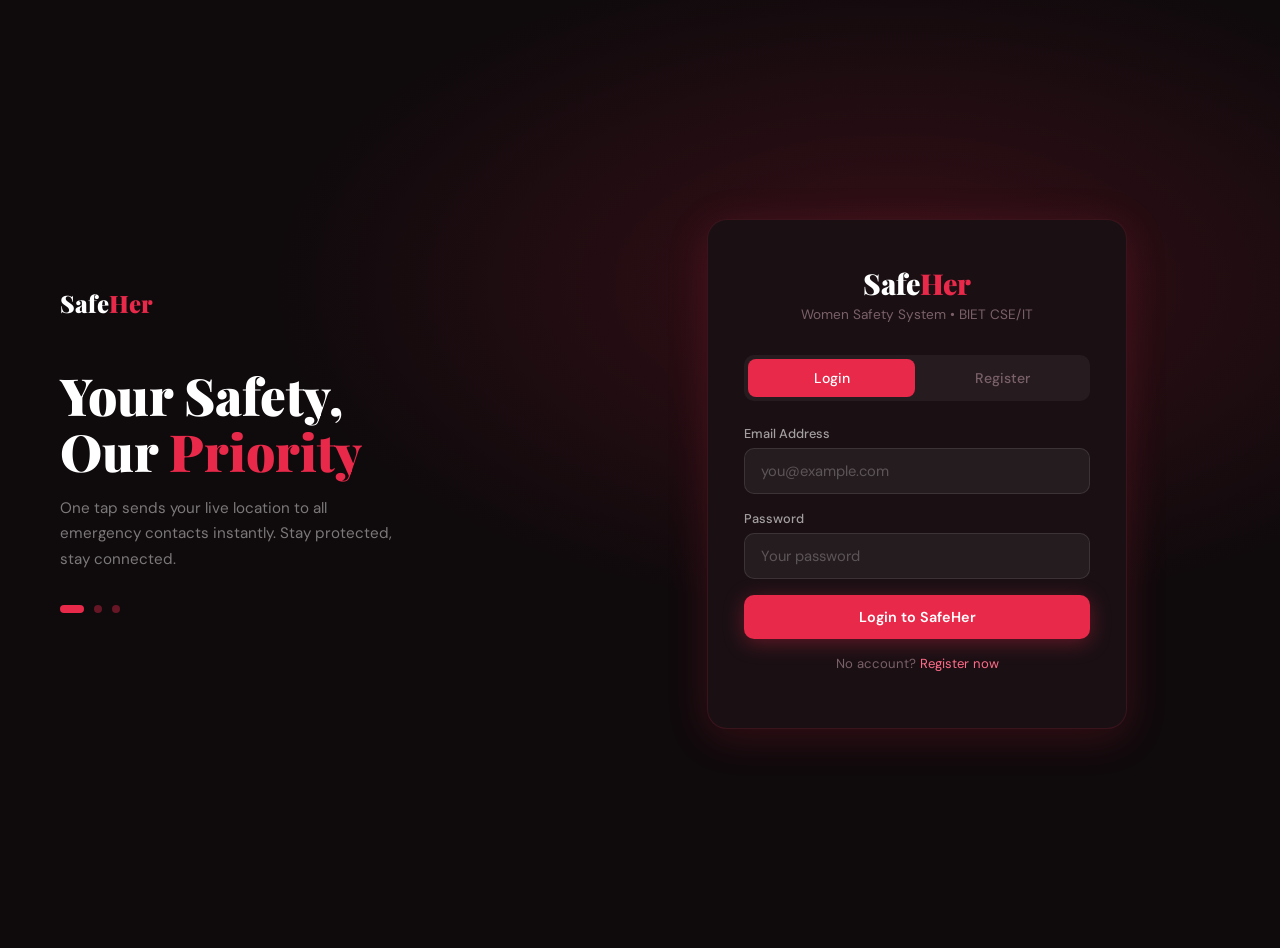
<file: src/main/resources/static/index.html>
<!DOCTYPE html>
<html lang="en">
<head>
<meta charset="UTF-8"/>
<meta name="viewport" content="width=device-width, initial-scale=1.0"/>
<title>SafeHer — Dashboard</title>
<link rel="stylesheet" href="style.css"/>
<link rel="stylesheet" href="https://cdnjs.cloudflare.com/ajax/libs/font-awesome/6.5.0/css/all.min.css"/>
<style>
  body {
    background:
      radial-gradient(ellipse 80% 50% at 60% 10%, rgba(232,41,74,.12) 0%, transparent 65%),
      var(--night);
  }
  .sos-btn {
    width: 160px; height: 160px; border-radius: 50%;
    background: radial-gradient(circle, #ff3355 0%, var(--rose-dk) 100%);
    border: none; cursor: pointer; color: var(--white);
    font-family: 'Playfair Display', serif; font-size: 2rem; font-weight: 900;
    letter-spacing: 3px;
    box-shadow: 0 0 0 20px rgba(232,41,74,.1), 0 0 0 40px rgba(232,41,74,.05);
    transition: all .2s; position: relative;
    animation: pulseRing 2.5s ease-in-out infinite;
  }
  .sos-btn:hover  { transform: scale(1.06); }
  .sos-btn:active { transform: scale(.96); }
  .sos-btn.sending { background: radial-gradient(circle,#f59e0b,#d97706); animation: none; }
  .sos-btn.sent    { background: radial-gradient(circle,#22c55e,#16a34a); animation: none; }

  .action-pills { display: flex; gap: 12px; justify-content: center; flex-wrap: wrap; margin-top: 8px; }
  .action-pill {
    display: flex; flex-direction: column; align-items: center; gap: 6px;
    padding: 14px 20px; border-radius: 14px; border: none; cursor: pointer;
    font-family: 'DM Sans', sans-serif; font-size: .78rem; font-weight: 500;
    color: var(--white); transition: all .2s; min-width: 80px;
  }
  .action-pill i { font-size: 1.2rem; }
  .pill-call  { background: rgba(34,197,94,.12);  border: 1px solid rgba(34,197,94,.2); }
  .pill-call:hover { background: rgba(34,197,94,.22); transform: translateY(-2px); }
  .pill-sms   { background: rgba(59,130,246,.12); border: 1px solid rgba(59,130,246,.2); }
  .pill-sms:hover { background: rgba(59,130,246,.22); transform: translateY(-2px); }
  .pill-wa    { background: rgba(37,211,102,.12); border: 1px solid rgba(37,211,102,.2); }
  .pill-wa:hover { background: rgba(37,211,102,.22); transform: translateY(-2px); }
  .pill-safe  { background: rgba(245,200,66,.1);  border: 1px solid rgba(245,200,66,.2); }
  .pill-safe:hover { background: rgba(245,200,66,.2); transform: translateY(-2px); }

  .stats-row { display: grid; grid-template-columns: repeat(3,1fr); gap: 14px; margin-bottom: 20px; }
  .stat-card { background: var(--card); border: 1px solid rgba(232,41,74,.1); border-radius: var(--radius); padding: 18px 16px; text-align: center; }
  .stat-num  { font-family: 'Playfair Display', serif; font-size: 1.8rem; font-weight: 900; color: var(--rose-lt); }
  .stat-lbl  { font-size: .72rem; color: var(--muted); text-transform: uppercase; letter-spacing: 1px; margin-top: 2px; }

  .location-bar { display: flex; align-items: center; gap: 10px; padding: 12px 16px; background: rgba(255,255,255,.04); border: 1px solid rgba(255,255,255,.07); border-radius: 10px; font-size: .82rem; color: rgba(255,255,255,.6); }
  .loc-dot { width: 8px; height: 8px; border-radius: 50%; background: var(--green); flex-shrink: 0; animation: blink 1.5s infinite; }

  .dash-grid { display: grid; grid-template-columns: 1fr 1fr; gap: 18px; }
  @media(max-width:640px) { .dash-grid { grid-template-columns: 1fr; } .stats-row { grid-template-columns: 1fr 1fr 1fr; } }
</style>
</head>
<body>

<nav class="nav">
  <div class="nav-logo">Safe<span>Her</span></div>
  <div class="nav-links">
    <a href="index.html"    class="nav-link active">🏠 <span>Home</span></a>
    <a href="alerts.html"   class="nav-link">🚨 <span>Alerts</span></a>
    <a href="contacts.html" class="nav-link">👥 <span>Contacts</span></a>
    <button class="btn btn-danger btn-sm" onclick="logout()">Logout</button>
  </div>
</nav>

<div class="page-wrap">

  <!-- Welcome -->
  <div style="margin-bottom:28px;animation:fadeUp .6s ease both">
    <h1 style="font-size:clamp(1.6rem,4vw,2.4rem)">Hello, <span style="color:var(--rose)" id="userName">there</span> 👋</h1>
    <p class="text-muted" style="margin-top:6px">Stay safe. Your emergency system is active.</p>
  </div>

  <!-- Stats -->
  <div class="stats-row" style="animation:fadeUp .6s .1s ease both;opacity:0;animation-fill-mode:forwards">
    <div class="stat-card"><div class="stat-num" id="statAlerts">0</div><div class="stat-lbl">SOS Alerts</div></div>
    <div class="stat-card"><div class="stat-num" id="statCheckins">0</div><div class="stat-lbl">Safe Check-ins</div></div>
    <div class="stat-card"><div class="stat-num" id="statContacts">0</div><div class="stat-lbl">Contacts</div></div>
  </div>

  <!-- SOS Card -->
  <div class="card" style="text-align:center;padding:40px 24px;animation:fadeUp .6s .2s ease both;opacity:0;animation-fill-mode:forwards">
    <div class="card-title">🚨 Emergency SOS</div>
    <div style="margin-bottom:16px">
      <button class="sos-btn" id="sosBtn" onclick="sendSOS()">SOS</button>
    </div>
    <p style="font-size:.85rem;color:var(--muted);margin-bottom:20px" id="sosStatus">
      Press to send emergency alert to all contacts
    </p>

    <div class="action-pills">
      <button class="action-pill pill-call" onclick="callContact()">
        <i class="fa fa-phone" style="color:#22c55e"></i>Call
      </button>
      <button class="action-pill pill-sms" onclick="sendSMS()">
        <i class="fa fa-message" style="color:#60a5fa"></i>SMS
      </button>
      <button class="action-pill pill-wa" onclick="sendWhatsApp()">
        <i class="fa-brands fa-whatsapp" style="color:#25D366"></i>WhatsApp
      </button>
      <button class="action-pill pill-safe" onclick="doSafeCheckin()">
        <i class="fa fa-shield-halved" style="color:#f5c842"></i>I'm Safe
      </button>
    </div>
    <p style="font-size:.75rem;color:var(--muted);margin-top:10px" id="contactHint">Loading contact info...</p>
  </div>

  <!-- Bottom grid -->
  <div class="dash-grid" style="animation:fadeUp .6s .3s ease both;opacity:0;animation-fill-mode:forwards">

    <!-- Location -->
    <div class="card">
      <div class="card-title">📍 Live Location</div>
      <div class="location-bar" id="locationBar">
        <div class="loc-dot"></div>
        <span id="locationText">Getting your location...</span>
      </div>
      <div style="margin-top:12px;text-align:center">
        <a id="mapLink" href="#" target="_blank" class="btn btn-outline btn-sm" style="border-radius:8px;font-size:.78rem;display:inline-flex">
          🗺️ Open in Maps
        </a>
      </div>
    </div>

    <!-- Quick contacts -->
    <div class="card">
      <div class="card-title">👥 Emergency Contacts</div>
      <div id="quickContacts">
        <div class="empty-state" style="padding:20px">
          <a href="contacts.html" style="color:var(--rose-lt)">Add emergency contacts →</a>
        </div>
      </div>
    </div>

    <!-- Recent activity -->
    <div class="card" style="grid-column:1/-1">
      <div class="card-title">📋 Recent Activity</div>
      <div id="recentActivity"><div class="empty-state">No activity yet. Stay safe! 💕</div></div>
    </div>

  </div>
</div>

<div class="toast" id="toast"></div>

<script>
const API      = window.location.origin;
const userId   = localStorage.getItem('userId');
const userName = localStorage.getItem('userName') || 'there';

// Redirect to login if not logged in
if (!userId) { window.location.href = 'login.html'; }

let currentLat        = null;
let currentLng        = null;
let firstContactPhone = null;

document.getElementById('userName').textContent = userName;

// Auto-get location on load
if (navigator.geolocation) {
  navigator.geolocation.getCurrentPosition(pos => {
    currentLat = pos.coords.latitude;
    currentLng = pos.coords.longitude;
    document.getElementById('locationText').textContent =
      `${currentLat.toFixed(5)}, ${currentLng.toFixed(5)}`;
    document.getElementById('mapLink').href =
      `https://maps.google.com/?q=${currentLat},${currentLng}`;
  }, () => {
    document.getElementById('locationText').textContent = 'Location access denied';
  });
}

window.onload = () => { loadContacts(); loadRecentActivity(); };

// ✅ FIX: Send requestingUserId header so backend only returns THIS user's contacts
function loadContacts() {
  fetch(API + '/api/contact/user/' + userId, {
    headers: { 'requestingUserId': userId }        // ← REQUIRED by backend
  })
    .then(r => r.ok ? r.json() : [])
    .then(data => {
      document.getElementById('statContacts').textContent = data.length;

      if (data.length > 0) {
        firstContactPhone = data[0].phone;
        document.getElementById('contactHint').textContent =
          'Call/SMS will contact: ' + data[0].name + ' (' + data[0].phone + ')';
      } else {
        document.getElementById('contactHint').textContent =
          'Add contacts to enable Call/SMS buttons';
      }

      const el = document.getElementById('quickContacts');
      if (!data.length) {
        el.innerHTML = '<div class="empty-state" style="padding:16px"><a href="contacts.html" style="color:var(--rose-lt)">Add emergency contacts →</a></div>';
        return;
      }
      el.innerHTML = data.slice(0,3).map(c => `
        <div style="display:flex;align-items:center;gap:12px;padding:10px;border-radius:9px;background:rgba(255,255,255,.03);margin-bottom:8px">
          <div style="width:36px;height:36px;border-radius:50%;background:linear-gradient(135deg,var(--rose),var(--rose-dk));display:flex;align-items:center;justify-content:center;font-weight:700;font-size:.88rem;flex-shrink:0">${c.name[0].toUpperCase()}</div>
          <div style="flex:1"><div style="font-size:.88rem;font-weight:500">${c.name}</div><div style="font-size:.76rem;color:var(--muted)">${c.phone}</div></div>
          <a href="tel:${c.phone}" style="color:var(--green);font-size:.8rem;text-decoration:none">📞</a>
        </div>`).join('');
    }).catch(() => {});
}

// ✅ FIX: Send requestingUserId header; backend enforces this user's alert only
function sendSOS() {
  if (!navigator.geolocation) { showToast('Geolocation not supported', 'err'); return; }
  const btn    = document.getElementById('sosBtn');
  const status = document.getElementById('sosStatus');
  btn.textContent = '...'; btn.classList.add('sending'); btn.disabled = true;
  status.textContent = 'Getting location...';

  navigator.geolocation.getCurrentPosition(pos => {
    const lat = pos.coords.latitude;
    const lon = pos.coords.longitude;
    currentLat = lat; currentLng = lon;
    status.textContent = 'Sending alert...';

    fetch(API + '/api/sos/alert', {
      method: 'POST',
      headers: {
        'Content-Type': 'application/json',
        'requestingUserId': userId                 // ← REQUIRED by backend
      },
      body: JSON.stringify({ userId: parseInt(userId), latitude: lat, longitude: lon })
    })
    .then(r => {
      if (r.status === 403) throw new Error('forbidden');
      return r.json();
    })
    .then(() => {
      btn.textContent = '✓'; btn.classList.remove('sending'); btn.classList.add('sent');
      status.innerHTML = '✅ SOS sent! Contacts notified.';
      showToast('🚨 SOS Alert sent! Contacts notified via SMS.', 'ok');
      loadRecentActivity();
      document.getElementById('statAlerts').textContent =
        parseInt(document.getElementById('statAlerts').textContent) + 1;
      setTimeout(() => {
        btn.textContent = 'SOS'; btn.classList.remove('sent'); btn.disabled = false;
        status.textContent = 'Press to send emergency alert to all contacts';
      }, 8000);
    })
    .catch(err => {
      btn.textContent = 'SOS'; btn.classList.remove('sending'); btn.disabled = false;
      status.textContent = 'Press to send emergency alert to all contacts';
      showToast(err.message === 'forbidden' ? '❌ Access denied. Please log in again.' : '❌ Failed to send SOS. Is the server running?', 'err');
    });
  }, () => {
    btn.textContent = 'SOS'; btn.classList.remove('sending'); btn.disabled = false;
    showToast('❌ Location access denied. Please allow location.', 'err');
  });
}

function doSafeCheckin() {
  navigator.geolocation.getCurrentPosition(pos => {
    fetch(API + '/api/checkin/safe', {
      method: 'POST', headers: { 'Content-Type': 'application/json' },
      body: JSON.stringify({
        userId:    parseInt(userId),
        latitude:  pos.coords.latitude,
        longitude: pos.coords.longitude,
        note:      'Safe check-in from app'
      })
    })
    .then(r => r.json())
    .then(() => {
      showToast('✅ Safe check-in recorded!', 'ok');
      document.getElementById('statCheckins').textContent =
        parseInt(document.getElementById('statCheckins').textContent) + 1;
      loadRecentActivity();
    })
    .catch(() => showToast('❌ Check-in failed. Is server running?', 'err'));
  }, () => {
    fetch(API + '/api/checkin/safe', {
      method: 'POST', headers: { 'Content-Type': 'application/json' },
      body: JSON.stringify({ userId: parseInt(userId), latitude: 0, longitude: 0, note: 'Safe check-in (no GPS)' })
    }).then(() => showToast('✅ Safe check-in recorded!', 'ok'));
  });
}

function callContact() {
  const phone = firstContactPhone || localStorage.getItem('userPhone');
  if (!phone) { showToast('No contacts found. Add a contact first!', 'err'); return; }
  window.location.href = 'tel:' + phone;
}

function sendSMS() {
  const phone   = firstContactPhone || localStorage.getItem('userPhone');
  const loc     = currentLat ? 'https://maps.google.com/?q='+currentLat+','+currentLng : '';
  const message = '🚨 SOS ALERT! I need help! ' + loc;
  if (!phone) { showToast('No contacts found. Add a contact first!', 'err'); return; }
  window.location.href = 'sms:' + phone + '?body=' + encodeURIComponent(message);
}

function sendWhatsApp() {
  const phone   = firstContactPhone ? '91' + firstContactPhone.replace(/\D/g,'') : '';
  const loc     = currentLat ? 'https://maps.google.com/?q='+currentLat+','+currentLng : '';
  const message = '🚨 SOS ALERT! I need immediate help! ' + loc;
  if (!phone) { showToast('No contacts found. Add a contact first!', 'err'); return; }
  window.open('https://wa.me/' + phone + '?text=' + encodeURIComponent(message));
}

// ✅ FIX: Use /api/sos/history/{userId} (user-scoped) instead of /api/sos/all
function loadRecentActivity() {
  Promise.all([
    fetch(API + '/api/sos/history/' + userId, {
      headers: { 'requestingUserId': userId }      // ← REQUIRED by backend
    }).then(r => r.ok ? r.json() : []).catch(() => []),
    fetch(API + '/api/checkin/history/' + userId).then(r => r.json()).catch(() => [])
  ]).then(([alerts, checkins]) => {
    document.getElementById('statAlerts').textContent   = alerts.length;
    document.getElementById('statCheckins').textContent = checkins.length;

    const el = document.getElementById('recentActivity');
    if (!alerts.length && !checkins.length) {
      el.innerHTML = '<div class="empty-state">No activity yet. Stay safe! 💕</div>';
      return;
    }

    const allActivity = [
      ...alerts.map(a => ({ type: 'sos', time: a.time, id: a.id, mapLink: a.mapLink })),
      ...checkins.map(c => ({ type: 'safe', time: c.checkedInAt, id: c.id, note: c.note }))
    ].sort((a, b) => new Date(b.time) - new Date(a.time)).slice(0, 6);

    el.innerHTML = '<div style="display:flex;flex-direction:column;gap:8px">' +
      allActivity.map(item => `
        <div style="display:flex;align-items:center;gap:12px;padding:11px 14px;border-radius:9px;background:rgba(255,255,255,.03);border-left:3px solid ${item.type==='sos' ? 'var(--rose)' : 'var(--green)'}">
          <div style="width:8px;height:8px;border-radius:50%;background:${item.type==='sos' ? 'var(--rose)' : 'var(--green)'};flex-shrink:0"></div>
          <div style="flex:1;font-size:.85rem;color:rgba(255,255,255,.8)">
            ${item.type === 'sos'
              ? '🚨 SOS Alert sent'
              : '✅ Safe check-in — ' + (item.note || 'All good')}
          </div>
          <div style="font-size:.75rem;color:var(--muted)">${item.time ? new Date(item.time).toLocaleString('en-IN',{dateStyle:'medium',timeStyle:'short'}) : '—'}</div>
          ${item.mapLink ? '<a href="'+item.mapLink+'" target="_blank" style="font-size:.75rem;color:var(--rose-lt);text-decoration:none">🗺️</a>' : ''}
        </div>`).join('') +
    '</div>';
  });
}

function logout() { localStorage.clear(); window.location.href = 'login.html'; }

function showToast(msg, type) {
  const t = document.getElementById('toast');
  t.textContent = msg; t.className = 'toast ' + type;
  t.classList.add('show');
  setTimeout(() => t.classList.remove('show'), 4000);
}
</script>
</body>
</html>
</file>
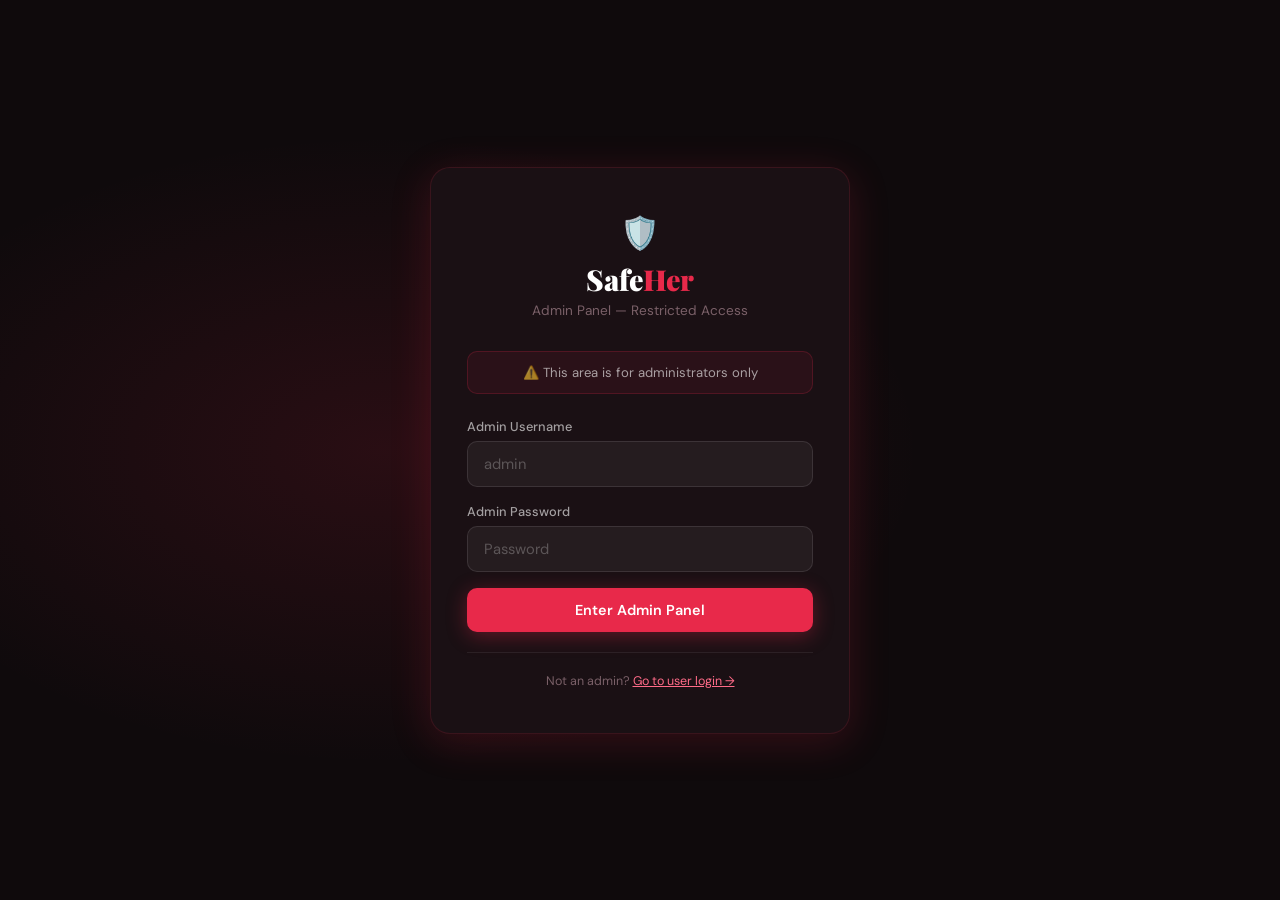
<file: src/main/resources/static/admin-login.html>
<!DOCTYPE html>
<html lang="en">
<head>
<meta charset="UTF-8"/>
<meta name="viewport" content="width=device-width, initial-scale=1.0"/>
<title>SafeHer — Admin Login</title>
<link rel="stylesheet" href="style.css"/>
<style>
  body {
    background:
      radial-gradient(ellipse 60% 50% at 30% 50%, rgba(232,41,74,.12) 0%, transparent 70%),
      var(--night);
  }
</style>
</head>
<body>

<div class="auth-wrap">
  <div class="auth-box">
    <div style="text-align:center;margin-bottom:6px;font-size:2rem">🛡️</div>
    <div class="auth-logo">Safe<span>Her</span></div>
    <p class="auth-sub">Admin Panel — Restricted Access</p>

    <div style="background:rgba(232,41,74,.08);border:1px solid rgba(232,41,74,.2);border-radius:10px;padding:12px 16px;font-size:.82rem;color:rgba(255,255,255,.6);margin-bottom:24px;text-align:center">
      ⚠️ This area is for administrators only
    </div>

    <div class="field"><label>Admin Username</label><input type="text" id="username" placeholder="admin"/></div>
    <div class="field"><label>Admin Password</label><input type="password" id="password" placeholder="Password"/></div>

    <button class="btn btn-primary" style="width:100%;justify-content:center;border-radius:10px;padding:13px" onclick="login()" id="loginBtn">
      Enter Admin Panel
    </button>

    <p id="msg" style="text-align:center;margin-top:14px;font-size:.85rem;color:var(--rose-lt)"></p>

    <div class="divider"></div>
    <p style="text-align:center;font-size:.78rem;color:var(--muted)">
      Not an admin? <a href="login.html" style="color:var(--rose-lt)">Go to user login →</a>
    </p>
  </div>
</div>

<div class="toast" id="toast"></div>

<script>
function login() {
  const user = document.getElementById('username').value.trim();
  const pass = document.getElementById('password').value;
  const btn  = document.getElementById('loginBtn');

  if (!user || !pass) { showToast('Enter username and password', 'err'); return; }

  btn.innerHTML = '<span class="spinner"></span>Verifying...'; btn.disabled = true;

  setTimeout(() => {
    if (user === 'admin' && pass === '1234') {
      localStorage.setItem('admin', 'true');
      showToast('✅ Welcome, Admin!', 'ok');
      setTimeout(() => window.location.href = 'admin.html', 700);
    } else {
      showToast('❌ Invalid credentials', 'err');
      document.getElementById('msg').textContent = 'Wrong username or password.';
      btn.innerHTML = 'Enter Admin Panel'; btn.disabled = false;
    }
  }, 800);
}

document.addEventListener('keydown', e => { if (e.key === 'Enter') login(); });

function showToast(msg, type) {
  const t = document.getElementById('toast');
  t.textContent = msg; t.className = 'toast ' + type;
  t.classList.add('show');
  setTimeout(() => t.classList.remove('show'), 3000);
}
</script>
</body>
</html>
</file>
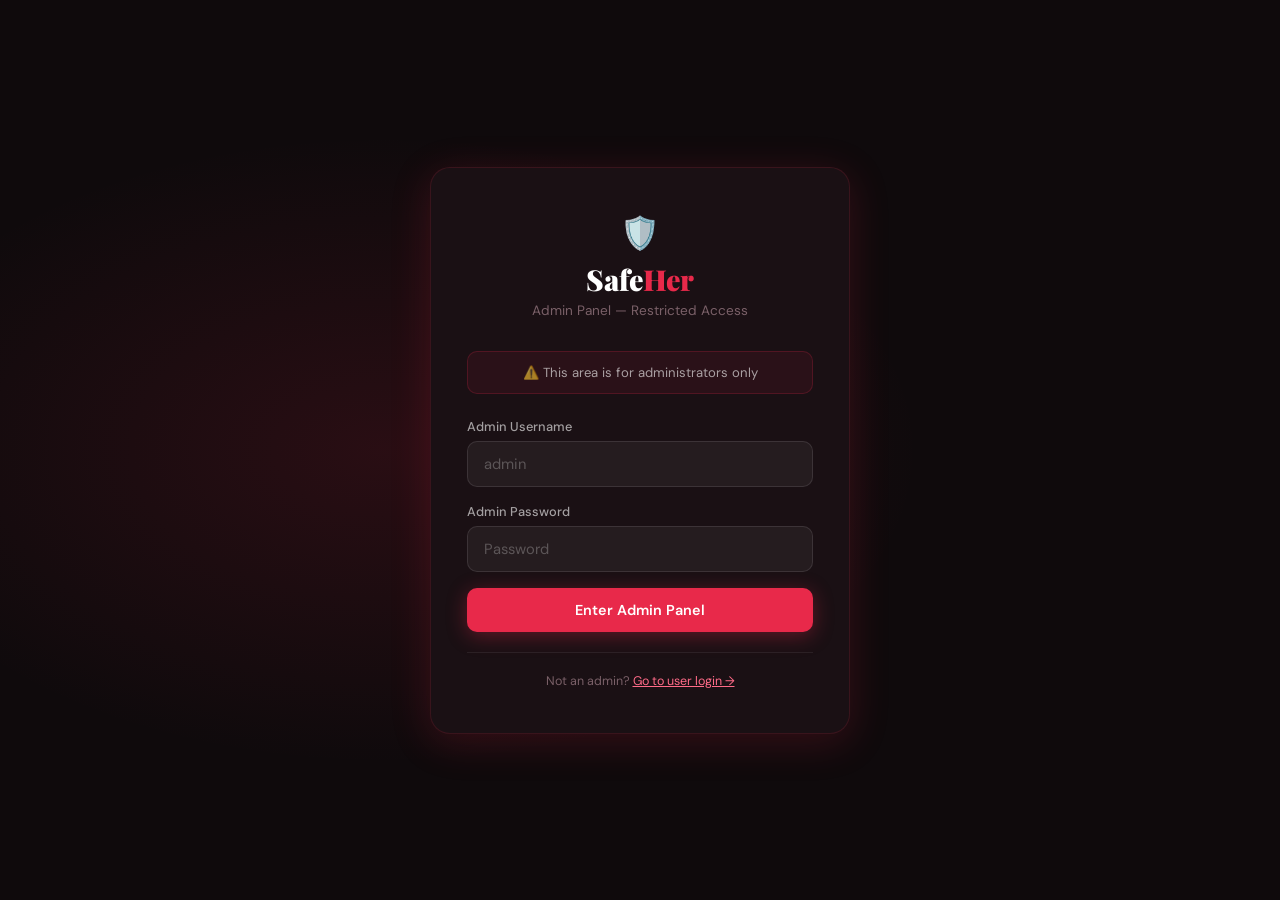
<file: src/main/resources/static/admin.html>
<!DOCTYPE html>
<html lang="en">
<head>
<meta charset="UTF-8"/>
<meta name="viewport" content="width=device-width, initial-scale=1.0"/>
<title>SafeHer — Admin Dashboard</title>
<link rel="stylesheet" href="style.css"/>
<style>
  body { background: var(--night); }

  .admin-nav {
    position: fixed; top: 0; left: 0; width: 100%; z-index: 100;
    display: flex; align-items: center; justify-content: space-between;
    padding: 16px 32px;
    background: rgba(15,10,12,.92); backdrop-filter: blur(16px);
    border-bottom: 1px solid rgba(232,41,74,.15);
  }
  .admin-badge {
    font-size: .7rem; padding: 2px 10px; border-radius: 999px;
    background: rgba(232,41,74,.15); color: var(--rose-lt);
    border: 1px solid rgba(232,41,74,.25); margin-left: 10px;
  }

  .tab-bar { display: flex; gap: 6px; margin-bottom: 24px; flex-wrap: wrap; }
  .tab-btn {
    padding: 10px 20px; border-radius: 999px; border: none; cursor: pointer;
    font-family: 'DM Sans', sans-serif; font-size: .85rem; font-weight: 500;
    background: rgba(255,255,255,.06); color: rgba(255,255,255,.55);
    transition: all .2s;
  }
  .tab-btn:hover { background: rgba(232,41,74,.12); color: var(--white); }
  .tab-btn.active { background: var(--rose); color: var(--white); }

  .panel { display: none; animation: fadeUp .4s ease; }
  .panel.active { display: block; }

  .admin-stats { display: grid; grid-template-columns: repeat(3,1fr); gap: 14px; margin-bottom: 24px; }
  .admin-stat { background: var(--card); border: 1px solid rgba(232,41,74,.1); border-radius: var(--radius); padding: 20px; display: flex; align-items: center; gap: 16px; }
  .admin-stat-icon { width: 44px; height: 44px; border-radius: 12px; background: rgba(232,41,74,.12); display: flex; align-items: center; justify-content: center; font-size: 1.3rem; flex-shrink: 0; }
  .admin-stat-num { font-family: 'Playfair Display', serif; font-size: 1.6rem; font-weight: 900; color: var(--rose-lt); line-height: 1; }
  .admin-stat-lbl { font-size: .75rem; color: var(--muted); margin-top: 2px; }

  @media(max-width:640px) { .admin-stats { grid-template-columns: 1fr 1fr; } }
</style>
</head>
<body>

<!-- Admin Nav -->
<nav class="admin-nav">
  <div style="display:flex;align-items:center">
    <div class="nav-logo">Safe<span>Her</span></div>
    <span class="admin-badge">ADMIN</span>
  </div>
  <div style="display:flex;align-items:center;gap:10px">
    <span style="font-size:.82rem;color:var(--muted)">Logged in as Admin</span>
    <button class="btn btn-danger btn-sm" onclick="logout()">Logout</button>
  </div>
</nav>

<div class="page-wrap">

  <div style="margin-bottom:28px;animation:fadeUp .6s ease both">
    <h1 style="font-size:clamp(1.5rem,3vw,2.2rem)">Admin <span style="color:var(--rose)">Dashboard</span></h1>
    <p class="text-muted" style="margin-top:4px">Monitor all users, alerts and contacts</p>
  </div>

  <!-- Stats -->
  <div class="admin-stats" style="animation:fadeUp .6s .1s ease both;opacity:0;animation-fill-mode:forwards">
    <div class="admin-stat">
      <div class="admin-stat-icon">👤</div>
      <div><div class="admin-stat-num" id="totalUsers">—</div><div class="admin-stat-lbl">Total Users</div></div>
    </div>
    <div class="admin-stat">
      <div class="admin-stat-icon">🚨</div>
      <div><div class="admin-stat-num" id="totalAlerts">—</div><div class="admin-stat-lbl">SOS Alerts</div></div>
    </div>
    <div class="admin-stat">
      <div class="admin-stat-icon">👥</div>
      <div><div class="admin-stat-num" id="totalContacts">—</div><div class="admin-stat-lbl">Contacts</div></div>
    </div>
  </div>

  <!-- Tab bar -->
  <div class="tab-bar" style="animation:fadeUp .6s .2s ease both;opacity:0;animation-fill-mode:forwards">
    <button class="tab-btn active" onclick="showTab('users', event)">👤 Users</button>
    <button class="tab-btn" onclick="showTab('alerts', event)">🚨 SOS Alerts</button>
    <button class="tab-btn" onclick="showTab('contacts', event)">👥 Contacts</button>
  </div>

  <!-- USERS Panel -->
  <div class="panel active" id="panel-users">
    <div class="card">
      <div style="display:flex;align-items:center;justify-content:space-between;margin-bottom:16px">
        <div class="card-title" style="margin:0">Registered Users</div>
        <button class="btn btn-outline btn-sm" style="border-radius:8px" onclick="loadUsers()">🔄 Refresh</button>
      </div>
      <div id="usersTable"><div class="empty-state">Click Refresh to load users</div></div>
    </div>
  </div>

  <!-- ALERTS Panel -->
  <div class="panel" id="panel-alerts">
    <div class="card">
      <div style="display:flex;align-items:center;justify-content:space-between;margin-bottom:16px">
        <div class="card-title" style="margin:0">All SOS Alerts</div>
        <button class="btn btn-outline btn-sm" style="border-radius:8px" onclick="loadAlerts()">🔄 Refresh</button>
      </div>
      <div id="alertsTable"><div class="empty-state">Click Refresh to load alerts</div></div>
    </div>
  </div>

  <!-- CONTACTS Panel -->
  <div class="panel" id="panel-contacts">
    <div class="card">
      <div style="display:flex;align-items:center;justify-content:space-between;margin-bottom:16px">
        <div class="card-title" style="margin:0">All Emergency Contacts</div>
        <button class="btn btn-outline btn-sm" style="border-radius:8px" onclick="loadContacts()">🔄 Refresh</button>
      </div>
      <div id="contactsTable"><div class="empty-state">Click Refresh to load contacts</div></div>
    </div>
  </div>

</div>

<div class="toast" id="toast"></div>

<script>
const API       = window.location.origin;
const ADMIN_KEY = 'safeher@admin2026';

// Auth guard
if (localStorage.getItem('admin') !== 'true') {
  window.location.href = 'admin-login.html';
}

window.onload = () => { loadUsers(); loadAlerts(); loadContacts(); };

function showTab(name, event) {
  document.querySelectorAll('.panel').forEach(p => p.classList.remove('active'));
  document.querySelectorAll('.tab-btn').forEach(b => b.classList.remove('active'));
  document.getElementById('panel-' + name).classList.add('active');
  if (event) event.target.classList.add('active');
}

// ── Users ─────────────────────────────────────────────────────
function loadUsers() {
  document.getElementById('usersTable').innerHTML = '<div class="empty-state"><span class="spinner"></span>Loading...</div>';
  fetch(API + '/api/admin/users', { headers: { 'adminKey': ADMIN_KEY } })
    .then(r => r.json())
    .then(data => {
      document.getElementById('totalUsers').textContent = data.length;
      if (!data.length) { document.getElementById('usersTable').innerHTML = '<div class="empty-state">No users registered yet</div>'; return; }
      document.getElementById('usersTable').innerHTML =
        '<table class="tbl"><thead><tr><th>ID</th><th>Name</th><th>Email</th><th>Phone</th></tr></thead><tbody>' +
        data.map(u => `<tr>
          <td><span class="badge badge-muted">#${u.id}</span></td>
          <td>
            <div style="display:flex;align-items:center;gap:10px">
              <div style="width:32px;height:32px;border-radius:50%;background:linear-gradient(135deg,var(--rose),var(--rose-dk));display:flex;align-items:center;justify-content:center;font-weight:700;font-size:.8rem;flex-shrink:0">${u.name ? u.name[0].toUpperCase() : '?'}</div>
              <span>${u.name || '—'}</span>
            </div>
          </td>
          <td class="text-muted">${u.email || '—'}</td>
          <td>${u.phone ? '<a href="tel:'+u.phone+'" style="color:var(--green);text-decoration:none">'+u.phone+'</a>' : '—'}</td>
        </tr>`).join('') + '</tbody></table>';
    })
    .catch(() => { document.getElementById('usersTable').innerHTML = '<div class="empty-state">Cannot connect to server</div>'; });
}

// ── Alerts ────────────────────────────────────────────────────
function loadAlerts() {
  document.getElementById('alertsTable').innerHTML = '<div class="empty-state"><span class="spinner"></span>Loading...</div>';
  fetch(API + '/api/admin/alerts', { headers: { 'adminKey': ADMIN_KEY } })
    .then(r => r.json())
    .then(data => {
      document.getElementById('totalAlerts').textContent = data.length;
      if (!data.length) { document.getElementById('alertsTable').innerHTML = '<div class="empty-state">No SOS alerts yet</div>'; return; }
      document.getElementById('alertsTable').innerHTML =
        '<table class="tbl"><thead><tr><th>#</th><th>User</th><th>Latitude</th><th>Longitude</th><th>Danger</th><th>Time</th><th>Map</th></tr></thead><tbody>' +
        [...data].reverse().map(a => `<tr>
          <td><span class="badge badge-rose">#${a.id}</span></td>
          <td><span class="badge badge-muted">User ${a.userId}</span></td>
          <td style="font-family:monospace;font-size:.82rem">${parseFloat(a.latitude).toFixed(5)}</td>
          <td style="font-family:monospace;font-size:.82rem">${parseFloat(a.longitude).toFixed(5)}</td>
          <td>${a.dangerLevel ? '<span class="badge badge-rose">'+a.dangerLevel+'</span>' : '<span class="badge badge-muted">—</span>'}</td>
          <td class="text-muted" style="font-size:.78rem">${a.time ? new Date(a.time).toLocaleString('en-IN',{dateStyle:'medium',timeStyle:'short'}) : '—'}</td>
          <td>${a.mapLink ? '<a href="'+a.mapLink+'" target="_blank" class="btn btn-outline btn-sm" style="border-radius:6px;font-size:.72rem">🗺️ View</a>' : '—'}</td>
        </tr>`).join('') + '</tbody></table>';
    })
    .catch(() => { document.getElementById('alertsTable').innerHTML = '<div class="empty-state">Cannot connect to server</div>'; });
}

// ── Contacts ──────────────────────────────────────────────────
function loadContacts() {
  document.getElementById('contactsTable').innerHTML = '<div class="empty-state"><span class="spinner"></span>Loading...</div>';
  fetch(API + '/api/admin/contacts', { headers: { 'adminKey': ADMIN_KEY } })
    .then(r => r.json())
    .then(data => {
      document.getElementById('totalContacts').textContent = data.length;
      if (!data.length) { document.getElementById('contactsTable').innerHTML = '<div class="empty-state">No contacts yet</div>'; return; }
      document.getElementById('contactsTable').innerHTML =
        '<table class="tbl"><thead><tr><th>ID</th><th>User</th><th>Name</th><th>Phone</th><th>Action</th></tr></thead><tbody>' +
        data.map(c => `<tr>
          <td><span class="badge badge-muted">#${c.id}</span></td>
          <td><span class="badge badge-muted">User ${c.userId}</span></td>
          <td>
            <div style="display:flex;align-items:center;gap:8px">
              <div style="width:28px;height:28px;border-radius:50%;background:linear-gradient(135deg,var(--rose),var(--rose-dk));display:flex;align-items:center;justify-content:center;font-weight:700;font-size:.75rem;flex-shrink:0">${c.name[0].toUpperCase()}</div>
              ${c.name}
            </div>
          </td>
          <td><a href="tel:${c.phone}" style="color:var(--green);text-decoration:none">${c.phone}</a></td>
          <td><button class="btn btn-danger btn-sm" style="border-radius:6px" onclick="deleteContact(${c.id})">🗑 Delete</button></td>
        </tr>`).join('') + '</tbody></table>';
    })
    .catch(() => { document.getElementById('contactsTable').innerHTML = '<div class="empty-state">Cannot connect to server</div>'; });
}

// ✅ FIX: Admin delete must pass requestingUserId as the contact's own userId
// Since admin doesn't have a regular userId, we use a dedicated admin endpoint
// via the AdminController which is protected by adminKey only.
// We delete via the same /api/contact/delete/{id} but pass the contact's userId
// from the table — OR better: add an admin delete route. Here we fetch the
// contact first (we already have it from the table render) so we inline the
// userId from the data we already loaded.
function deleteContact(id) {
  if (!confirm('Delete this contact?')) return;
  // ✅ FIX: Admin deletes by first fetching the contact's userId from admin/contacts
  // then passing it as requestingUserId, OR we add a dedicated admin delete endpoint.
  // Cleanest solution: pass the adminKey as a special override in a custom header.
  // The backend AdminController handles /api/admin/contact/delete/{id} with adminKey.
  fetch(API + '/api/admin/contact/delete/' + id, {
    method: 'DELETE',
    headers: { 'adminKey': ADMIN_KEY }             // ← Admin-only delete route
  })
  .then(r => {
    if (!r.ok) throw new Error('failed');
    showToast('Contact deleted', 'ok');
    loadContacts();
  })
  .catch(() => showToast('❌ Failed to delete', 'err'));
}

function logout() { localStorage.removeItem('admin'); window.location.href = 'admin-login.html'; }

function showToast(msg, type) {
  const t = document.getElementById('toast');
  t.textContent = msg; t.className = 'toast ' + type;
  t.classList.add('show');
  setTimeout(() => t.classList.remove('show'), 3000);
}
</script>
</body>
</html>
</file>
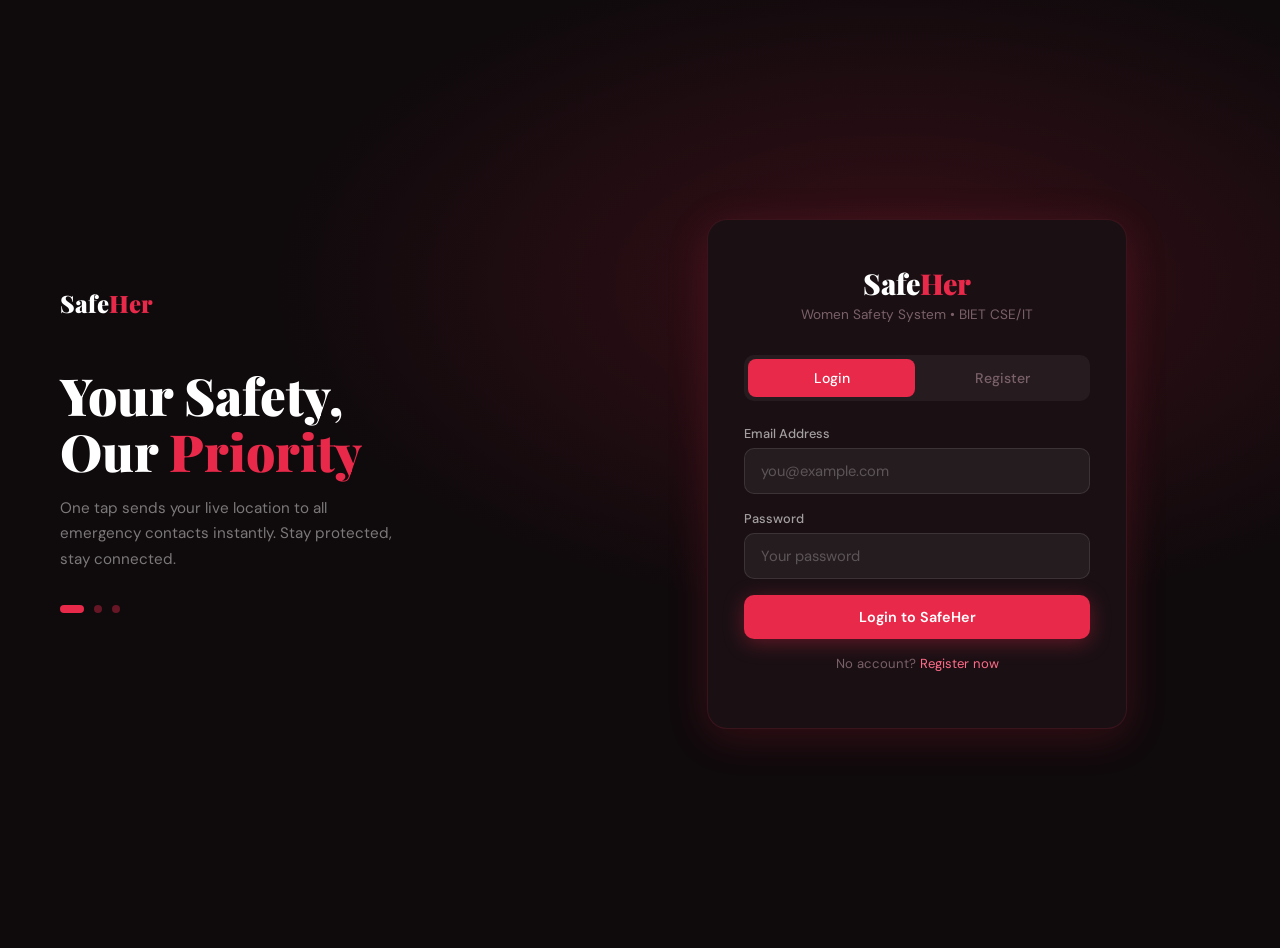
<file: src/main/resources/static/alerts.html>
<!DOCTYPE html>
<html lang="en">
<head>
<meta charset="UTF-8"/>
<meta name="viewport" content="width=device-width, initial-scale=1.0"/>
<title>SafeHer — Alerts</title>
<link rel="stylesheet" href="style.css"/>
</head>
<body>

<nav class="nav">
  <div class="nav-logo">Safe<span>Her</span></div>
  <div class="nav-links">
    <a href="index.html"    class="nav-link">🏠 <span>Home</span></a>
    <a href="alerts.html"   class="nav-link active">🚨 <span>Alerts</span></a>
    <a href="contacts.html" class="nav-link">👥 <span>Contacts</span></a>
    <button class="btn btn-danger btn-sm" onclick="logout()">Logout</button>
  </div>
</nav>

<div class="page-wrap">

  <!-- Header -->
  <div style="display:flex;align-items:center;justify-content:space-between;margin-bottom:28px;flex-wrap:wrap;gap:12px;animation:fadeUp .6s ease both">
    <div>
      <h1 style="font-size:clamp(1.5rem,3vw,2.2rem)">SOS <span style="color:var(--rose)">Alert History</span></h1>
      <p class="text-muted" style="margin-top:4px">All emergency alerts sent from your account</p>
    </div>
    <button class="btn btn-primary" onclick="sendQuickSOS()">🚨 Quick SOS</button>
  </div>

  <!-- Stats row -->
  <div style="display:grid;grid-template-columns:repeat(3,1fr);gap:14px;margin-bottom:20px;animation:fadeUp .6s .1s ease both;opacity:0;animation-fill-mode:forwards">
    <div class="card" style="text-align:center;padding:20px 12px">
      <div style="font-family:'Playfair Display',serif;font-size:1.8rem;font-weight:900;color:var(--rose-lt)" id="totalAlerts">—</div>
      <div style="font-size:.72rem;color:var(--muted);text-transform:uppercase;letter-spacing:1px;margin-top:2px">Total Alerts</div>
    </div>
    <div class="card" style="text-align:center;padding:20px 12px">
      <div style="font-family:'Playfair Display',serif;font-size:1.8rem;font-weight:900;color:var(--green)" id="lastAlert">—</div>
      <div style="font-size:.72rem;color:var(--muted);text-transform:uppercase;letter-spacing:1px;margin-top:2px">Last Alert</div>
    </div>
    <div class="card" style="text-align:center;padding:20px 12px">
      <div style="font-family:'Playfair Display',serif;font-size:1.8rem;font-weight:900;color:var(--gold)">SMS</div>
      <div style="font-size:.72rem;color:var(--muted);text-transform:uppercase;letter-spacing:1px;margin-top:2px">Notified Via</div>
    </div>
  </div>

  <!-- Map iframe (shows when map is clicked) -->
  <div id="mapSection" style="display:none;margin-bottom:20px;animation:fadeUp .3s ease both">
    <div class="card" style="padding:0;overflow:hidden">
      <div style="display:flex;align-items:center;justify-content:space-between;padding:14px 18px;border-bottom:1px solid rgba(255,255,255,.06)">
        <span style="font-size:.8rem;font-weight:500">📍 Alert Location</span>
        <button onclick="closeMap()" class="btn btn-danger btn-sm" style="border-radius:8px;padding:5px 12px;font-size:.75rem">✕ Close</button>
      </div>
      <iframe id="mapFrame" width="100%" height="280" style="border:0;display:block" loading="lazy"></iframe>
    </div>
  </div>

  <!-- Alerts table -->
  <div class="card" style="animation:fadeUp .6s .2s ease both;opacity:0;animation-fill-mode:forwards">
    <div class="card-title">🚨 Your Alerts (<span id="alertCount">0</span>)</div>
    <div id="alertsContainer"><div class="empty-state">Loading alerts...</div></div>
  </div>

</div>

<div class="toast" id="toast"></div>

<script>
const API    = window.location.origin;
const userId = localStorage.getItem('userId');

// Redirect to login if not logged in
if (!userId) { window.location.href = 'login.html'; }

window.onload = loadAlerts;

// ✅ FIX: Use /api/sos/history/{userId} (user-scoped) instead of /api/sos/all
// Also send requestingUserId header so backend can verify identity
function loadAlerts() {
  fetch(API + '/api/sos/history/' + userId, {
    headers: { 'requestingUserId': userId }        // ← REQUIRED by backend
  })
    .then(r => {
      if (r.status === 403) throw new Error('forbidden');
      return r.json();
    })
    .then(data => {
      document.getElementById('alertCount').textContent  = data.length;
      document.getElementById('totalAlerts').textContent = data.length;

      if (data.length > 0) {
        const last = data[data.length - 1];
        const t    = last.time ? new Date(last.time) : null;
        document.getElementById('lastAlert').textContent = t
          ? t.toLocaleDateString('en-IN', { day:'2-digit', month:'short' })
          : 'N/A';
      }

      const el = document.getElementById('alertsContainer');
      if (!data.length) {
        el.innerHTML = '<div class="empty-state">No alerts yet. Stay safe! 💕</div>';
        return;
      }

      el.innerHTML = '<table class="tbl"><thead><tr><th>#</th><th>Latitude</th><th>Longitude</th><th>Danger</th><th>Time</th><th>Action</th></tr></thead><tbody>' +
        [...data].reverse().map(a => `
          <tr>
            <td><span class="badge badge-rose">#${a.id}</span></td>
            <td style="font-family:monospace;font-size:.82rem">${parseFloat(a.latitude).toFixed(6)}</td>
            <td style="font-family:monospace;font-size:.82rem">${parseFloat(a.longitude).toFixed(6)}</td>
            <td>${a.dangerLevel ? '<span class="badge badge-rose">'+a.dangerLevel+'</span>' : '<span class="badge badge-muted">N/A</span>'}</td>
            <td class="text-muted" style="font-size:.8rem">${a.time ? new Date(a.time).toLocaleString('en-IN',{dateStyle:'medium',timeStyle:'short'}) : '—'}</td>
            <td>${a.mapLink
              ? `<button class="btn btn-outline btn-sm" style="border-radius:8px;font-size:.75rem" onclick="showMap('${a.mapLink}')">🗺️ Map</button>`
              : '—'}</td>
          </tr>
        `).join('') + '</tbody></table>';
    })
    .catch(err => {
      const msg = err.message === 'forbidden'
        ? 'Access denied. Please log in again.'
        : 'Cannot connect to server. Make sure Spring Boot is running.';
      document.getElementById('alertsContainer').innerHTML =
        `<div class="empty-state">${msg}</div>`;
    });
}

function showMap(link) {
  if (!link) return;
  const coords    = link.split('?q=')[1];
  const embedLink = 'https://maps.google.com/maps?q=' + coords + '&output=embed';
  document.getElementById('mapFrame').src = embedLink;
  document.getElementById('mapSection').style.display = 'block';
  document.getElementById('mapSection').scrollIntoView({ behavior: 'smooth' });
}
function closeMap() {
  document.getElementById('mapSection').style.display = 'none';
  document.getElementById('mapFrame').src = '';
}

// ✅ FIX: Quick SOS now sends requestingUserId header
function sendQuickSOS() {
  if (!navigator.geolocation) { showToast('Geolocation not supported', 'err'); return; }
  showToast('📍 Getting location...', 'ok');
  navigator.geolocation.getCurrentPosition(pos => {
    fetch(API + '/api/sos/alert', {
      method: 'POST',
      headers: {
        'Content-Type': 'application/json',
        'requestingUserId': userId                 // ← REQUIRED by backend
      },
      body: JSON.stringify({
        userId:    parseInt(userId),
        latitude:  pos.coords.latitude,
        longitude: pos.coords.longitude
      })
    })
    .then(r => {
      if (r.status === 403) throw new Error('forbidden');
      return r.json();
    })
    .then(() => { showToast('🚨 SOS sent!', 'ok'); loadAlerts(); })
    .catch(err => showToast(err.message === 'forbidden' ? '❌ Access denied' : '❌ SOS failed', 'err'));
  }, () => showToast('❌ Location access denied', 'err'));
}

function logout() { localStorage.clear(); window.location.href = 'login.html'; }

function showToast(msg, type) {
  const t = document.getElementById('toast');
  t.textContent = msg; t.className = 'toast ' + type;
  t.classList.add('show');
  setTimeout(() => t.classList.remove('show'), 3500);
}
</script>
</body>
</html>
</file>
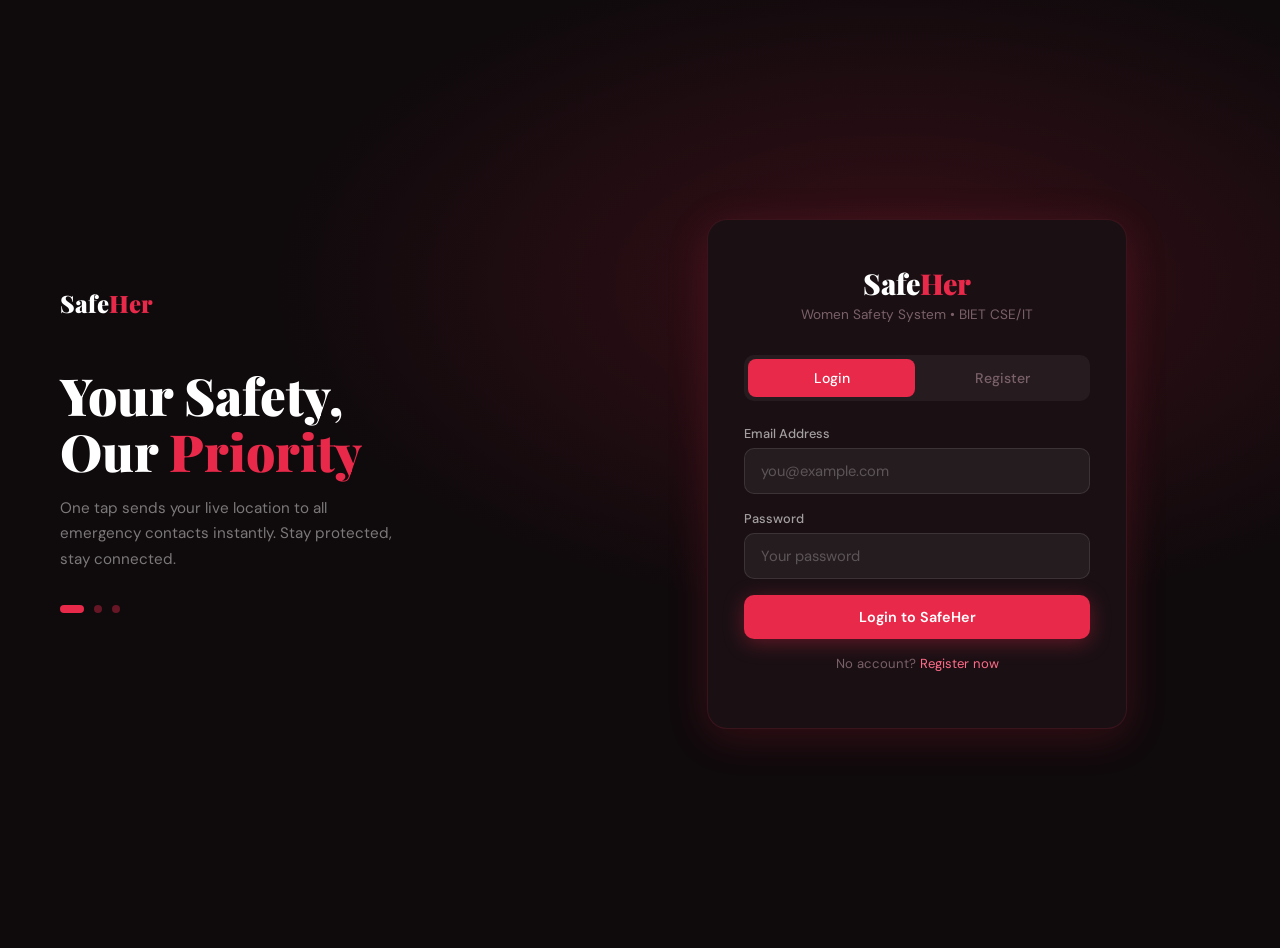
<file: src/main/resources/static/contacts.html>
<!DOCTYPE html>
<html lang="en">
<head>
<meta charset="UTF-8"/>
<meta name="viewport" content="width=device-width, initial-scale=1.0"/>
<title>SafeHer — Contacts</title>
<link rel="stylesheet" href="style.css"/>
</head>
<body>

<nav class="nav">
  <div class="nav-logo">Safe<span>Her</span></div>
  <div class="nav-links">
    <a href="index.html"    class="nav-link">🏠 <span>Home</span></a>
    <a href="alerts.html"   class="nav-link">🚨 <span>Alerts</span></a>
    <a href="contacts.html" class="nav-link active">👥 <span>Contacts</span></a>
    <button class="btn btn-danger btn-sm" onclick="logout()">Logout</button>
  </div>
</nav>

<div class="page-wrap">

  <div style="display:flex;align-items:center;justify-content:space-between;margin-bottom:28px;flex-wrap:wrap;gap:12px;animation:fadeUp .6s ease both">
    <div>
      <h1 style="font-size:clamp(1.5rem,3vw,2.2rem)">Emergency <span style="color:var(--rose)">Contacts</span></h1>
      <p class="text-muted" style="margin-top:4px">These people will be notified when you press SOS</p>
    </div>
    <button class="btn btn-primary" onclick="showAddModal()">+ Add Contact</button>
  </div>

  <div class="card" style="animation:fadeUp .6s .1s ease both;opacity:0;animation-fill-mode:forwards">
    <div class="card-title">👥 Your Contacts (<span id="contactCount">0</span>)</div>
    <div id="contactsList">
      <div class="empty-state">Loading contacts...</div>
    </div>
  </div>

</div>

<!-- Add Contact Modal -->
<div id="modal" style="display:none;position:fixed;inset:0;background:rgba(0,0,0,.65);z-index:200;align-items:center;justify-content:center;padding:24px">
  <div style="background:var(--card);border:1px solid rgba(232,41,74,.2);border-radius:20px;padding:36px;max-width:400px;width:100%">
    <h2 style="font-size:1.4rem;margin-bottom:24px">➕ Add Emergency Contact</h2>
    <div class="field"><label>Contact Name</label><input type="text" id="newName" placeholder="e.g. Mom"/></div>
    <div class="field"><label>Phone Number</label><input type="tel" id="newPhone" placeholder="+91 XXXXX XXXXX"/></div>
    <div style="display:flex;gap:10px;margin-top:8px">
      <button class="btn btn-outline" onclick="closeModal()" style="flex:1;justify-content:center;border-radius:10px">Cancel</button>
      <button class="btn btn-primary" onclick="addContact()" style="flex:1;justify-content:center;border-radius:10px" id="addBtn">Add Contact</button>
    </div>
  </div>
</div>

<div class="toast" id="toast"></div>

<script>
const API    = window.location.origin;
const userId = localStorage.getItem('userId');

// If not logged in, redirect to login
if (!userId) { window.location.href = 'login.html'; }

window.onload = loadContacts;

// ✅ FIX: All contact requests now include requestingUserId header
// so the backend can verify only THIS user's contacts are returned
function loadContacts() {
  fetch(API + '/api/contact/user/' + userId, {
    headers: { 'requestingUserId': userId }          // ← REQUIRED by backend
  })
    .then(r => {
      if (r.status === 403) throw new Error('forbidden');
      return r.json();
    })
    .then(data => {
      document.getElementById('contactCount').textContent = data.length;
      const el = document.getElementById('contactsList');
      if (!data.length) {
        el.innerHTML = `<div class="empty-state">
          No contacts yet.<br>
          <span style="color:var(--rose-lt)">Add your first emergency contact above!</span>
        </div>`;
        return;
      }
      el.innerHTML = data.map(c => `
        <div style="display:flex;align-items:center;gap:14px;padding:14px;border-radius:10px;background:rgba(255,255,255,.03);border:1px solid rgba(255,255,255,.05);margin-bottom:10px;transition:background .2s"
             onmouseover="this.style.background='rgba(232,41,74,.05)'"
             onmouseout="this.style.background='rgba(255,255,255,.03)'">
          <div style="width:44px;height:44px;border-radius:50%;background:linear-gradient(135deg,var(--rose),var(--rose-dk));display:flex;align-items:center;justify-content:center;font-family:'Playfair Display',serif;font-size:1.1rem;font-weight:900;flex-shrink:0">
            ${c.name[0].toUpperCase()}
          </div>
          <div style="flex:1">
            <div style="font-size:.95rem;font-weight:500">${c.name}</div>
            <div style="font-size:.8rem;color:var(--muted);margin-top:2px">📞 ${c.phone}</div>
          </div>
          <div style="display:flex;gap:8px">
            <a href="tel:${c.phone}" class="btn btn-green btn-sm" style="border-radius:8px;text-decoration:none">📞 Call</a>
            <button class="btn btn-danger btn-sm" style="border-radius:8px" onclick="deleteContact(${c.id})">🗑 Remove</button>
          </div>
        </div>
      `).join('');
    })
    .catch(err => {
      const msg = err.message === 'forbidden'
        ? 'Access denied. Please log in again.'
        : 'Cannot connect to server.';
      document.getElementById('contactsList').innerHTML =
        `<div class="empty-state">${msg}</div>`;
    });
}

function showAddModal() {
  document.getElementById('newName').value  = '';
  document.getElementById('newPhone').value = '';
  document.getElementById('modal').style.display = 'flex';
}
function closeModal() { document.getElementById('modal').style.display = 'none'; }

async function addContact() {
  const name  = document.getElementById('newName').value.trim();
  const phone = document.getElementById('newPhone').value.trim();
  if (!name || !phone) { showToast('Name and phone are required', 'err'); return; }

  const btn = document.getElementById('addBtn');
  btn.innerHTML = '<span class="spinner"></span>Adding...'; btn.disabled = true;

  try {
    // ✅ FIX: Include requestingUserId header so backend verifies ownership
    const res = await fetch(API + '/api/contact/add', {
      method: 'POST',
      headers: {
        'Content-Type': 'application/json',
        'requestingUserId': userId               // ← REQUIRED by backend
      },
      body: JSON.stringify({ userId: parseInt(userId), name, phone })
    });

    if (res.status === 403) {
      showToast('❌ Access denied. Please log in again.', 'err');
      btn.innerHTML = 'Add Contact'; btn.disabled = false;
      return;
    }

    const data = await res.json();
    if (data && data.id) {
      closeModal();
      showToast('✅ ' + name + ' added as emergency contact!', 'ok');
      loadContacts();
    } else {
      showToast('❌ Failed to add contact', 'err');
    }
  } catch(e) { showToast('❌ Cannot connect to server', 'err'); }
  btn.innerHTML = 'Add Contact'; btn.disabled = false;
}

function deleteContact(id) {
  if (!confirm('Remove this emergency contact?')) return;
  // ✅ FIX: Include requestingUserId header so backend verifies this
  // contact actually belongs to the logged-in user before deleting
  fetch(API + '/api/contact/delete/' + id, {
    method: 'DELETE',
    headers: { 'requestingUserId': userId }      // ← REQUIRED by backend
  })
    .then(r => {
      if (r.status === 403) throw new Error('forbidden');
      showToast('Contact removed', 'ok');
      loadContacts();
    })
    .catch(err => showToast(err.message === 'forbidden' ? '❌ Access denied' : '❌ Failed to delete', 'err'));
}

document.getElementById('modal').addEventListener('click', e => {
  if (e.target === document.getElementById('modal')) closeModal();
});

function logout() { localStorage.clear(); window.location.href = 'login.html'; }

function showToast(msg, type) {
  const t = document.getElementById('toast');
  t.textContent = msg; t.className = 'toast ' + type;
  t.classList.add('show');
  setTimeout(() => t.classList.remove('show'), 3500);
}
</script>
</body>
</html>
</file>
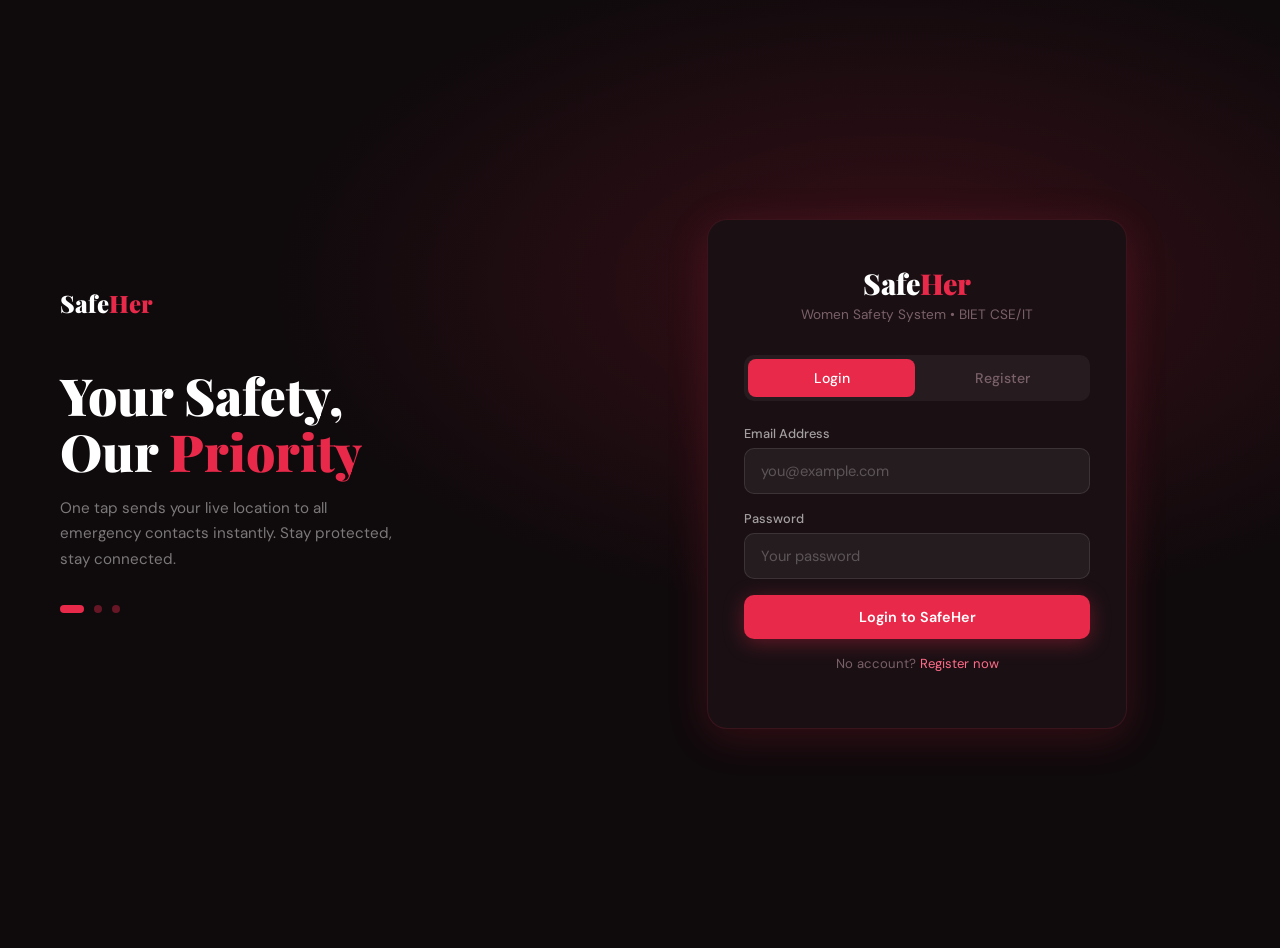
<file: src/main/resources/static/login.html>
<!DOCTYPE html>
<html lang="en">
<head>
<meta charset="UTF-8"/>
<meta name="viewport" content="width=device-width, initial-scale=1.0"/>
<title>SafeHer — Login</title>
<link rel="stylesheet" href="style.css"/>
<style>
  .auth-wrap {
    background:
      radial-gradient(ellipse 70% 50% at 70% 30%, rgba(232,41,74,.18) 0%, transparent 70%),
      var(--night);
  }
  .hero-side {
    position: fixed; left: 0; top: 0; width: 45%; height: 100vh;
    display: flex; flex-direction: column; justify-content: center;
    padding: 60px; pointer-events: none;
  }
  .hero-tagline {
    font-family: 'Playfair Display', serif;
    font-size: clamp(2.2rem, 4vw, 3.5rem);
    font-weight: 900; line-height: 1.1; margin-bottom: 16px;
  }
  .hero-tagline span { color: var(--rose); }
  .hero-desc { color: rgba(255,255,255,.45); font-size: .95rem; line-height: 1.7; max-width: 340px; }
  .hero-dots { display: flex; gap: 10px; margin-top: 32px; }
  .hero-dot { width: 8px; height: 8px; border-radius: 50%; background: rgba(232,41,74,.4); }
  .hero-dot:first-child { background: var(--rose); width: 24px; border-radius: 4px; }
  .auth-right { margin-left: 45%; display: flex; align-items: center; justify-content: center; min-height: 100vh; padding: 24px; flex: 1; }
  @media(max-width:768px) {
    .hero-side { display: none; }
    .auth-right { margin-left: 0; }
  }
</style>
</head>
<body>
<div class="auth-wrap" style="display:block; position:relative">

  <!-- Left decorative side -->
  <div class="hero-side">
    <div style="font-family:'Playfair Display',serif;font-size:1.5rem;font-weight:900;margin-bottom:48px">
      Safe<span style="color:var(--rose)">Her</span>
    </div>
    <div class="hero-tagline">Your Safety,<br>Our <span>Priority</span></div>
    <p class="hero-desc">One tap sends your live location to all emergency contacts instantly. Stay protected, stay connected.</p>
    <div class="hero-dots">
      <div class="hero-dot"></div>
      <div class="hero-dot"></div>
      <div class="hero-dot"></div>
    </div>
  </div>

  <!-- Right: Auth Box -->
  <div class="auth-right">
    <div class="auth-box">
      <div class="auth-logo">Safe<span>Her</span></div>
      <p class="auth-sub">Women Safety System • BIET CSE/IT</p>

      <div class="auth-tabs">
        <button class="auth-tab active" id="tab-login" onclick="switchTab('login')">Login</button>
        <button class="auth-tab" id="tab-register" onclick="switchTab('register')">Register</button>
      </div>

      <!-- LOGIN -->
      <div id="login-form">
        <div class="field"><label>Email Address</label><input type="email" id="loginEmail" placeholder="you@example.com"/></div>
        <div class="field"><label>Password</label><input type="password" id="loginPass" placeholder="Your password"/></div>
        <button class="btn btn-primary" style="width:100%;justify-content:center;border-radius:10px;padding:13px" id="loginBtn" onclick="doLogin()">
          Login to SafeHer
        </button>
        <p style="text-align:center;margin-top:16px;font-size:.82rem;color:var(--muted)">
          No account? <a onclick="switchTab('register')" style="color:var(--rose-lt);cursor:pointer">Register now</a>
        </p>
      </div>

      <!-- REGISTER -->
      <div id="register-form" style="display:none">
        <div class="field"><label>Full Name</label><input type="text" id="regName" placeholder="Your full name"/></div>
        <div class="field"><label>Email Address</label><input type="email" id="regEmail" placeholder="you@example.com"/></div>
        <div class="field"><label>Phone Number</label><input type="tel" id="regPhone" placeholder="+91 XXXXX XXXXX"/></div>
        <div class="field"><label>Password</label><input type="password" id="regPass" placeholder="Create a password"/></div>
        <button class="btn btn-primary" style="width:100%;justify-content:center;border-radius:10px;padding:13px" id="registerBtn" onclick="doRegister()">
          Create Account
        </button>
        <p style="text-align:center;margin-top:16px;font-size:.82rem;color:var(--muted)">
          Already registered? <a onclick="switchTab('login')" style="color:var(--rose-lt);cursor:pointer">Login here</a>
        </p>
      </div>

      <p id="msg" style="text-align:center;margin-top:12px;font-size:.85rem;color:var(--rose-lt)"></p>
    </div>
  </div>
</div>

<div class="toast" id="toast"></div>

<script>
const API = window.location.origin;

function switchTab(tab) {
  document.getElementById('login-form').style.display    = tab === 'login'    ? 'block' : 'none';
  document.getElementById('register-form').style.display = tab === 'register' ? 'block' : 'none';
  document.getElementById('tab-login').classList.toggle('active',    tab === 'login');
  document.getElementById('tab-register').classList.toggle('active', tab === 'register');
}

async function doLogin() {
  const email = document.getElementById('loginEmail').value.trim();
  const pass  = document.getElementById('loginPass').value;
  if (!email || !pass) { showToast('Enter email and password', 'err'); return; }

  const btn = document.getElementById('loginBtn');
  btn.innerHTML = '<span class="spinner"></span>Logging in...'; btn.disabled = true;

  try {
    const res  = await fetch(API + '/api/auth/login', {
      method: 'POST', headers: { 'Content-Type': 'application/json' },
      body: JSON.stringify({ email, password: pass })
    });
    const data = await res.json();
    if (data && data.id) {
      localStorage.setItem('userId', data.id);
      localStorage.setItem('userName', data.name);
      localStorage.setItem('userPhone', data.phone);
      showToast('✅ Welcome back, ' + data.name + '!', 'ok');
      setTimeout(() => window.location.href = 'index.html', 900);
    } else {
      showToast('❌ Invalid email or password', 'err');
    }
  } catch(e) { showToast('❌ Cannot connect to server', 'err'); }
  btn.innerHTML = 'Login to SafeHer'; btn.disabled = false;
}

async function doRegister() {
  const name  = document.getElementById('regName').value.trim();
  const email = document.getElementById('regEmail').value.trim();
  const phone = document.getElementById('regPhone').value.trim();
  const pass  = document.getElementById('regPass').value;
  if (!name || !email || !phone || !pass) { showToast('Fill in all fields', 'err'); return; }

  const btn = document.getElementById('registerBtn');
  btn.innerHTML = '<span class="spinner"></span>Creating...'; btn.disabled = true;

  try {
    const res  = await fetch(API + '/api/auth/register', {
      method: 'POST', headers: { 'Content-Type': 'application/json' },
      body: JSON.stringify({ name, email, phone, password: pass })
    });
    const data = await res.json();
    if (data && data.id) {
      showToast('🎉 Account created! Please login.', 'ok');
      setTimeout(() => switchTab('login'), 1200);
    } else {
      showToast('❌ Registration failed. Email may already exist.', 'err');
    }
  } catch(e) { showToast('❌ Cannot connect to server', 'err'); }
  btn.innerHTML = 'Create Account'; btn.disabled = false;
}

function showToast(msg, type) {
  const t = document.getElementById('toast');
  t.textContent = msg; t.className = 'toast ' + type;
  t.classList.add('show');
  setTimeout(() => t.classList.remove('show'), 3500);
}

// Enter key support
document.addEventListener('keydown', e => {
  if (e.key === 'Enter') {
    if (document.getElementById('login-form').style.display !== 'none') doLogin();
    else doRegister();
  }
});
</script>
</body>
</html>
</file>
<file: src/main/resources/static/style.css>
/* ── SafeHer Shared Styles ─────────────────────────────────── */
@import url('https://fonts.googleapis.com/css2?family=Playfair+Display:wght@700;900&family=DM+Sans:wght@300;400;500;600&display=swap');

:root {
  --rose:    #e8294a;
  --rose-lt: #ff6b88;
  --rose-dk: #b01c36;
  --night:   #0f0a0c;
  --card:    #1a1014;
  --card2:   #221318;
  --muted:   #7a6068;
  --white:   #ffffff;
  --green:   #22c55e;
  --gold:    #f5c842;
  --radius:  14px;
  --shadow:  0 8px 40px rgba(232,41,74,.18);
}

*, *::before, *::after { box-sizing: border-box; margin: 0; padding: 0; }
html { scroll-behavior: smooth; }

body {
  font-family: 'DM Sans', sans-serif;
  background: var(--night);
  color: var(--white);
  min-height: 100vh;
}

/* ── Typography ───────────────────────────────────────────── */
h1, h2, h3 { font-family: 'Playfair Display', serif; font-weight: 900; }

/* ── Buttons ──────────────────────────────────────────────── */
.btn {
  display: inline-flex; align-items: center; gap: 8px;
  font-family: 'DM Sans', sans-serif; font-size: .9rem; font-weight: 600;
  padding: 11px 22px; border-radius: 999px; cursor: pointer;
  transition: all .22s; border: none; text-decoration: none;
}
.btn-primary { background: var(--rose); color: var(--white); box-shadow: 0 4px 20px rgba(232,41,74,.35); }
.btn-primary:hover { background: var(--rose-dk); transform: translateY(-2px); }
.btn-outline { background: transparent; color: var(--white); border: 1.5px solid rgba(255,255,255,.2); }
.btn-outline:hover { border-color: var(--rose-lt); color: var(--rose-lt); transform: translateY(-2px); }
.btn-green  { background: rgba(34,197,94,.15); color: var(--green); border: 1px solid rgba(34,197,94,.3); }
.btn-green:hover { background: rgba(34,197,94,.25); }
.btn-danger { background: rgba(232,41,74,.12); color: var(--rose-lt); border: 1px solid rgba(232,41,74,.25); }
.btn-danger:hover { background: rgba(232,41,74,.22); }
.btn-sm { padding: 7px 14px; font-size: .8rem; }
.btn:disabled { opacity: .45; cursor: not-allowed; transform: none !important; }

/* ── Cards ────────────────────────────────────────────────── */
.card {
  background: var(--card);
  border: 1px solid rgba(232,41,74,.1);
  border-radius: var(--radius); padding: 24px;
  margin-bottom: 20px;
}
.card-title {
  font-size: .75rem; text-transform: uppercase; letter-spacing: 1.5px;
  color: var(--muted); margin-bottom: 16px;
}

/* ── Form fields ──────────────────────────────────────────── */
.field { margin-bottom: 16px; }
.field label { display: block; font-size: .8rem; color: rgba(255,255,255,.6); margin-bottom: 6px; font-weight: 500; }
.field input {
  width: 100%; padding: 12px 16px; border-radius: 10px;
  background: rgba(255,255,255,.05); border: 1.5px solid rgba(255,255,255,.1);
  color: var(--white); font-family: 'DM Sans', sans-serif; font-size: .92rem;
  outline: none; transition: border-color .2s;
}
.field input:focus { border-color: var(--rose); background: rgba(232,41,74,.05); }
.field input::placeholder { color: rgba(255,255,255,.25); }

/* ── Table ────────────────────────────────────────────────── */
.tbl { width: 100%; border-collapse: collapse; }
.tbl th {
  text-align: left; font-size: .75rem; text-transform: uppercase;
  letter-spacing: 1px; color: var(--muted); padding: 10px 14px;
  border-bottom: 1px solid rgba(255,255,255,.06); font-weight: 500;
}
.tbl td {
  padding: 12px 14px; font-size: .88rem; border-bottom: 1px solid rgba(255,255,255,.04);
  color: rgba(255,255,255,.8);
}
.tbl tr:hover td { background: rgba(232,41,74,.04); }
.tbl tr:last-child td { border-bottom: none; }

/* ── Nav ──────────────────────────────────────────────────── */
.nav {
  position: fixed; top: 0; left: 0; width: 100%; z-index: 100;
  display: flex; align-items: center; justify-content: space-between;
  padding: 16px 32px;
  background: rgba(15,10,12,.88); backdrop-filter: blur(16px);
  border-bottom: 1px solid rgba(232,41,74,.12);
}
.nav-logo { font-family: 'Playfair Display', serif; font-size: 1.4rem; font-weight: 900; }
.nav-logo span { color: var(--rose); }
.nav-links { display: flex; gap: 8px; align-items: center; }
.nav-link {
  font-size: .85rem; color: rgba(255,255,255,.55); padding: 7px 14px;
  border-radius: 8px; cursor: pointer; transition: all .2s;
  text-decoration: none; background: none; border: none; font-family: 'DM Sans', sans-serif;
}
.nav-link:hover, .nav-link.active { color: var(--white); background: rgba(232,41,74,.12); }
.nav-link.active { color: var(--rose-lt); }

/* ── Page wrapper ─────────────────────────────────────────── */
.page-wrap { padding: 100px 24px 60px; max-width: 1100px; margin: 0 auto; }
.page-wrap.narrow { max-width: 480px; padding-top: 120px; }

/* ── Auth box ─────────────────────────────────────────────── */
.auth-wrap { min-height: 100vh; display: flex; align-items: center; justify-content: center; padding: 24px; }
.auth-box {
  width: 100%; max-width: 420px;
  background: var(--card); border: 1px solid rgba(232,41,74,.15);
  border-radius: 20px; padding: 44px 36px; box-shadow: var(--shadow);
}
.auth-logo { font-family: 'Playfair Display', serif; font-size: 1.8rem; font-weight: 900; text-align: center; margin-bottom: 4px; }
.auth-logo span { color: var(--rose); }
.auth-sub { text-align: center; font-size: .85rem; color: var(--muted); margin-bottom: 32px; }
.auth-tabs { display: flex; background: rgba(255,255,255,.05); border-radius: 10px; padding: 4px; gap: 4px; margin-bottom: 24px; }
.auth-tab { flex: 1; padding: 10px; border: none; border-radius: 8px; cursor: pointer; font-family: 'DM Sans', sans-serif; font-size: .88rem; font-weight: 500; background: transparent; color: var(--muted); transition: all .2s; }
.auth-tab.active { background: var(--rose); color: var(--white); }

/* ── Toast ────────────────────────────────────────────────── */
.toast {
  position: fixed; bottom: 28px; left: 50%;
  transform: translateX(-50%) translateY(100px);
  padding: 13px 26px; border-radius: 999px;
  font-size: .88rem; font-weight: 500; z-index: 9999;
  transition: transform .4s cubic-bezier(.34,1.56,.64,1);
  max-width: 90vw; text-align: center; pointer-events: none;
}
.toast.ok  { background: var(--green);  color: #fff; box-shadow: 0 6px 24px rgba(34,197,94,.35); }
.toast.err { background: var(--rose);   color: #fff; box-shadow: 0 6px 24px rgba(232,41,74,.4); }
.toast.show { transform: translateX(-50%) translateY(0); }

/* ── Badge ────────────────────────────────────────────────── */
.badge {
  display: inline-flex; align-items: center; gap: 5px;
  font-size: .72rem; padding: 3px 10px; border-radius: 999px; font-weight: 500;
}
.badge-green { background: rgba(34,197,94,.12); color: var(--green); border: 1px solid rgba(34,197,94,.2); }
.badge-rose  { background: rgba(232,41,74,.12); color: var(--rose-lt); border: 1px solid rgba(232,41,74,.2); }
.badge-muted { background: rgba(255,255,255,.06); color: var(--muted); border: 1px solid rgba(255,255,255,.08); }

/* ── Spinner ──────────────────────────────────────────────── */
.spinner { display: inline-block; width: 15px; height: 15px; border: 2px solid rgba(255,255,255,.25); border-top-color: #fff; border-radius: 50%; animation: spin .6s linear infinite; vertical-align: middle; margin-right: 6px; }
@keyframes spin { to { transform: rotate(360deg); } }

/* ── Misc ─────────────────────────────────────────────────── */
.divider { height: 1px; background: rgba(255,255,255,.07); margin: 20px 0; }
.text-muted { color: var(--muted); font-size: .85rem; }
.text-rose  { color: var(--rose-lt); }
.empty-state { text-align: center; padding: 40px; color: var(--muted); font-size: .9rem; }

/* ── Animations ───────────────────────────────────────────── */
@keyframes fadeUp { from { opacity:0; transform:translateY(20px); } to { opacity:1; transform:translateY(0); } }
@keyframes pulseRing { 0%,100%{box-shadow:0 0 0 0 rgba(232,41,74,.4);} 50%{box-shadow:0 0 0 20px rgba(232,41,74,0);} }
@keyframes blink { 0%,100%{opacity:1} 50%{opacity:.2} }

/* ── Scrollbar ────────────────────────────────────────────── */
::-webkit-scrollbar { width: 5px; }
::-webkit-scrollbar-track { background: var(--night); }
::-webkit-scrollbar-thumb { background: rgba(232,41,74,.3); border-radius: 99px; }

/* ── Responsive ───────────────────────────────────────────── */
@media(max-width:640px) {
  .nav { padding: 14px 16px; }
  .page-wrap { padding: 90px 16px 40px; }
  .nav-link span { display: none; }
}
</file>
